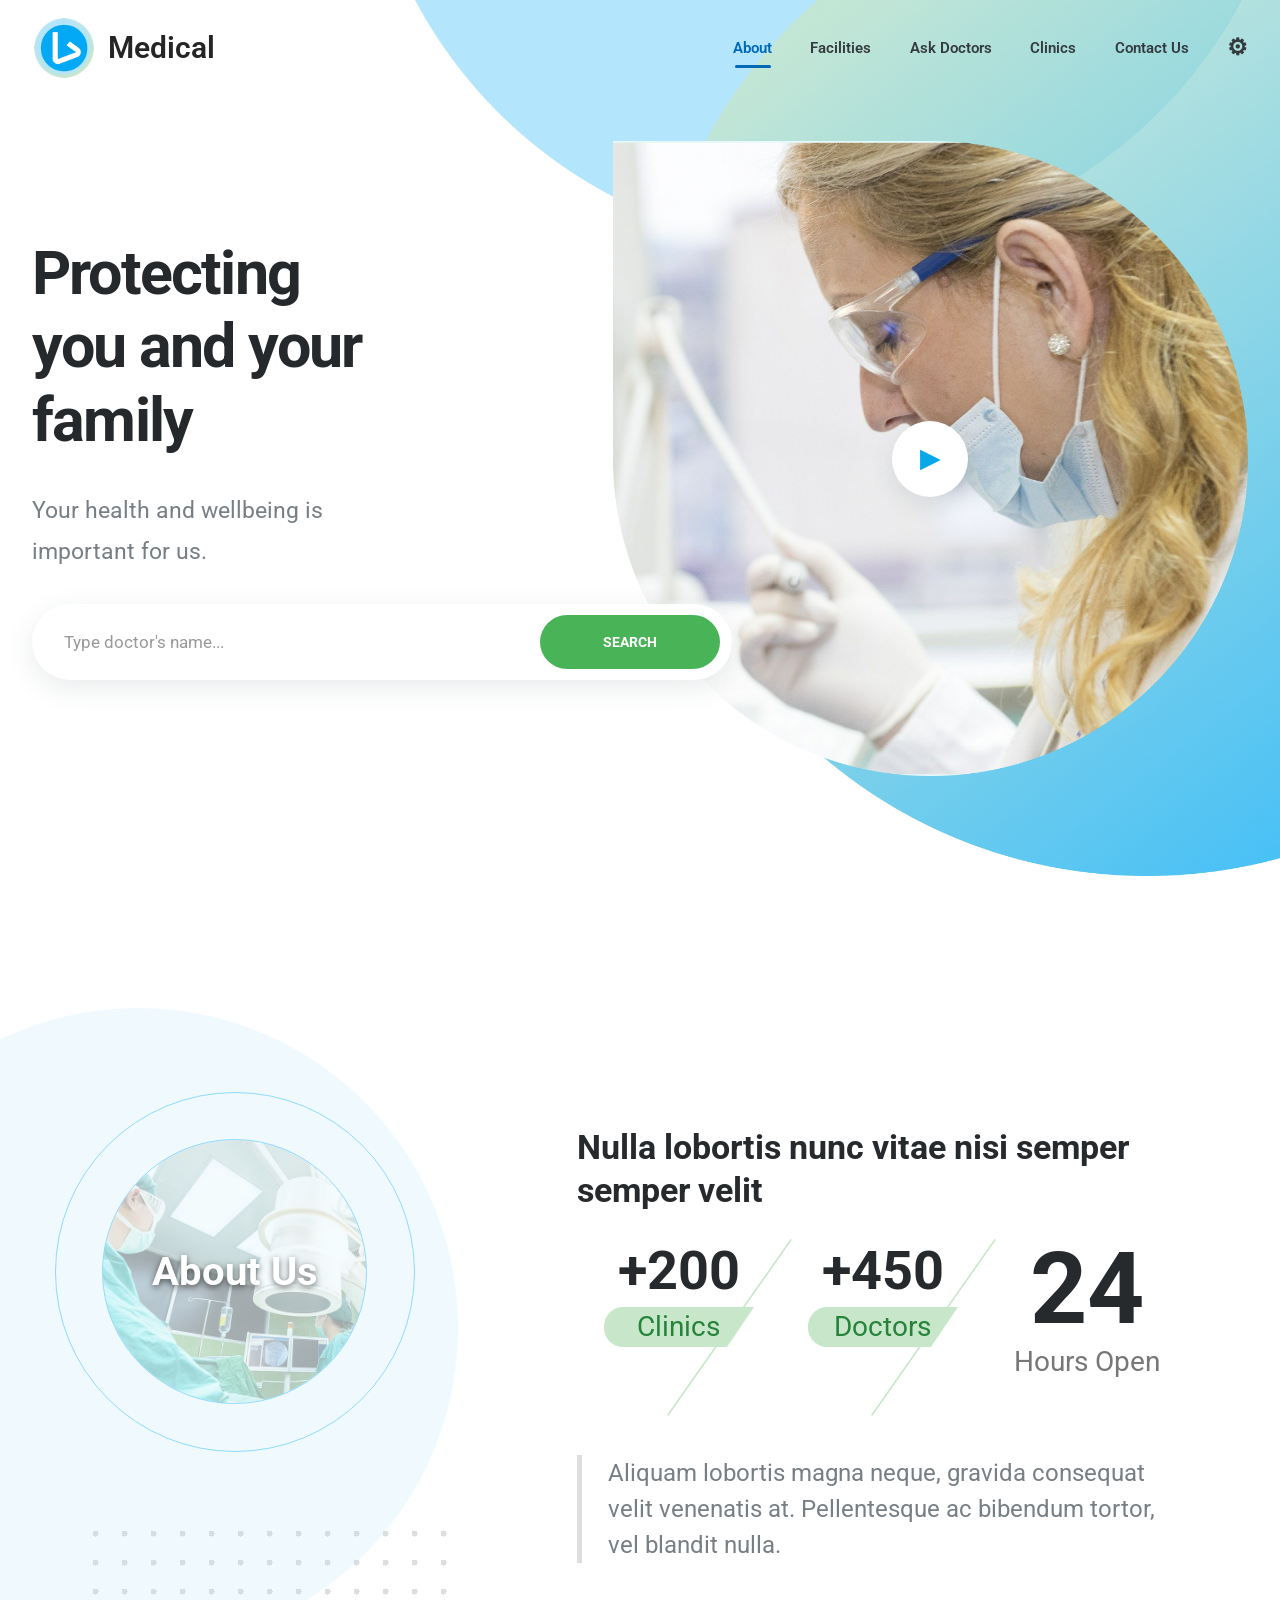
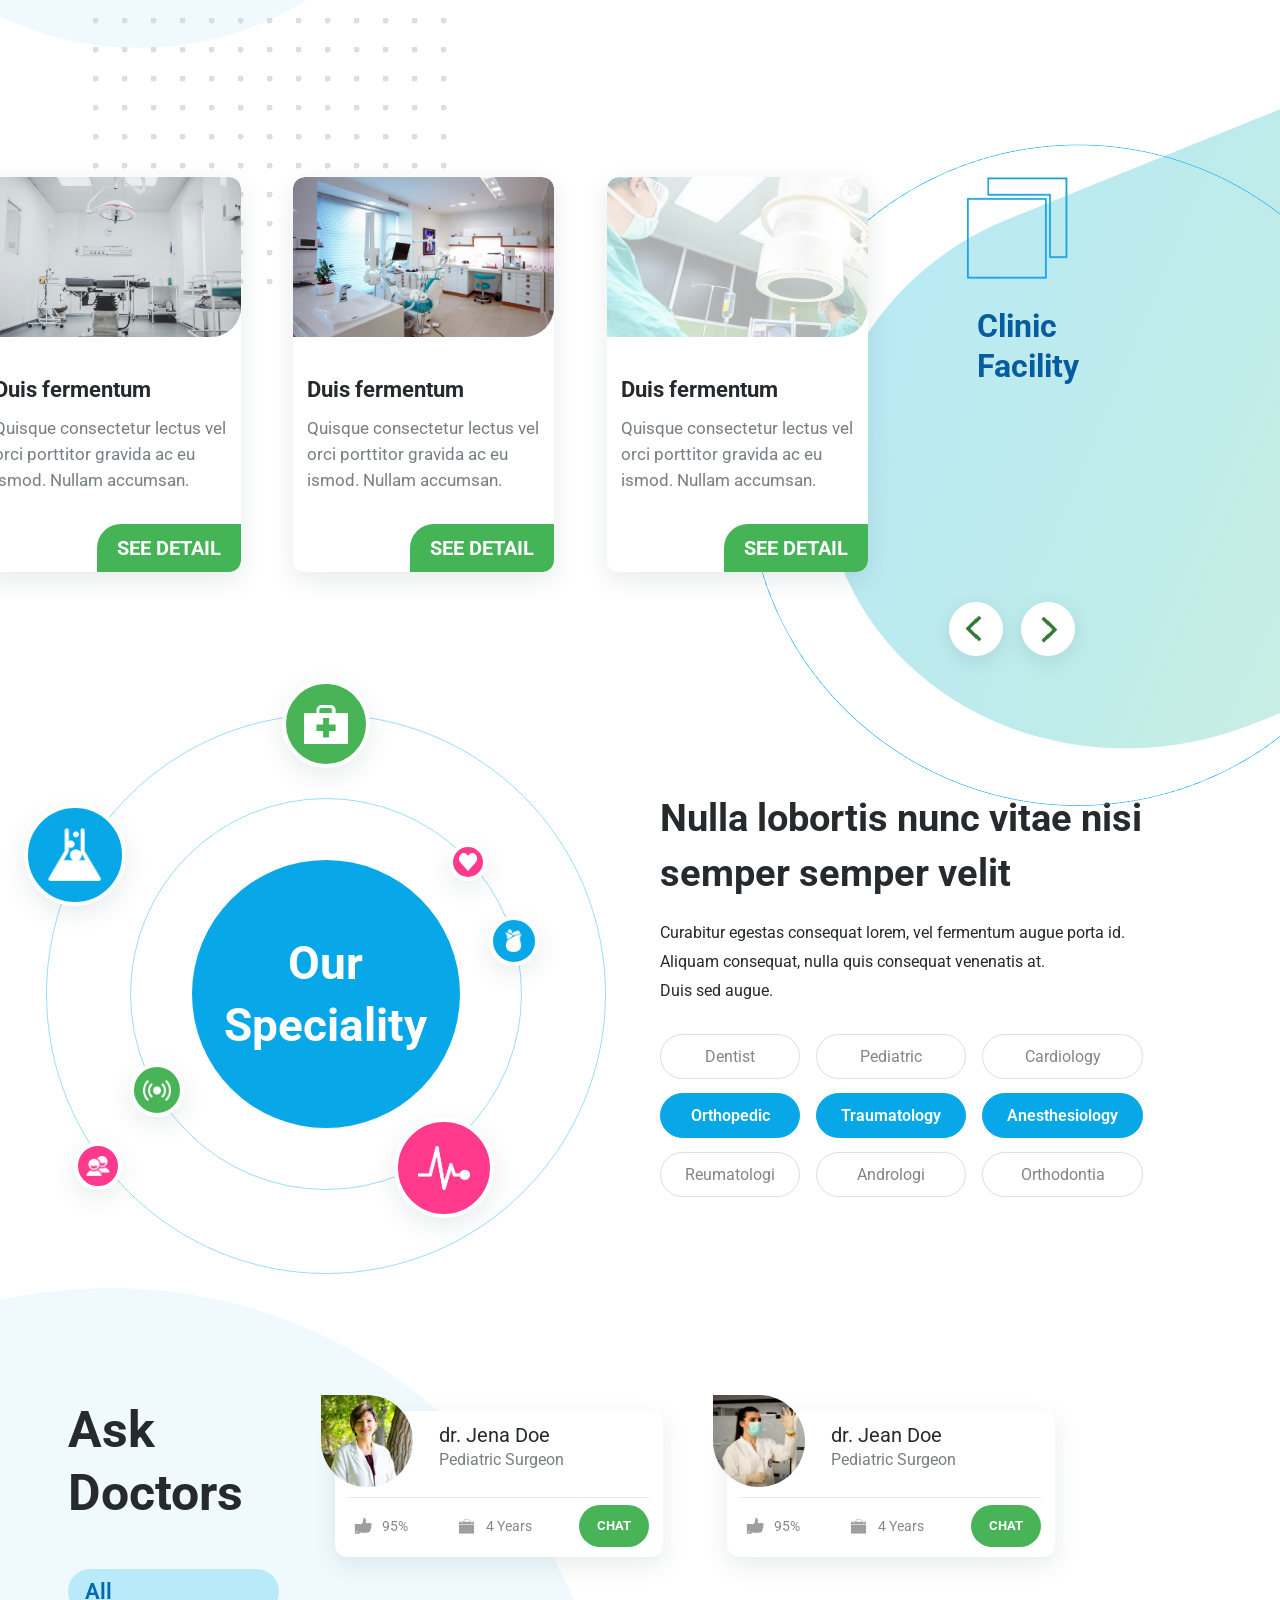
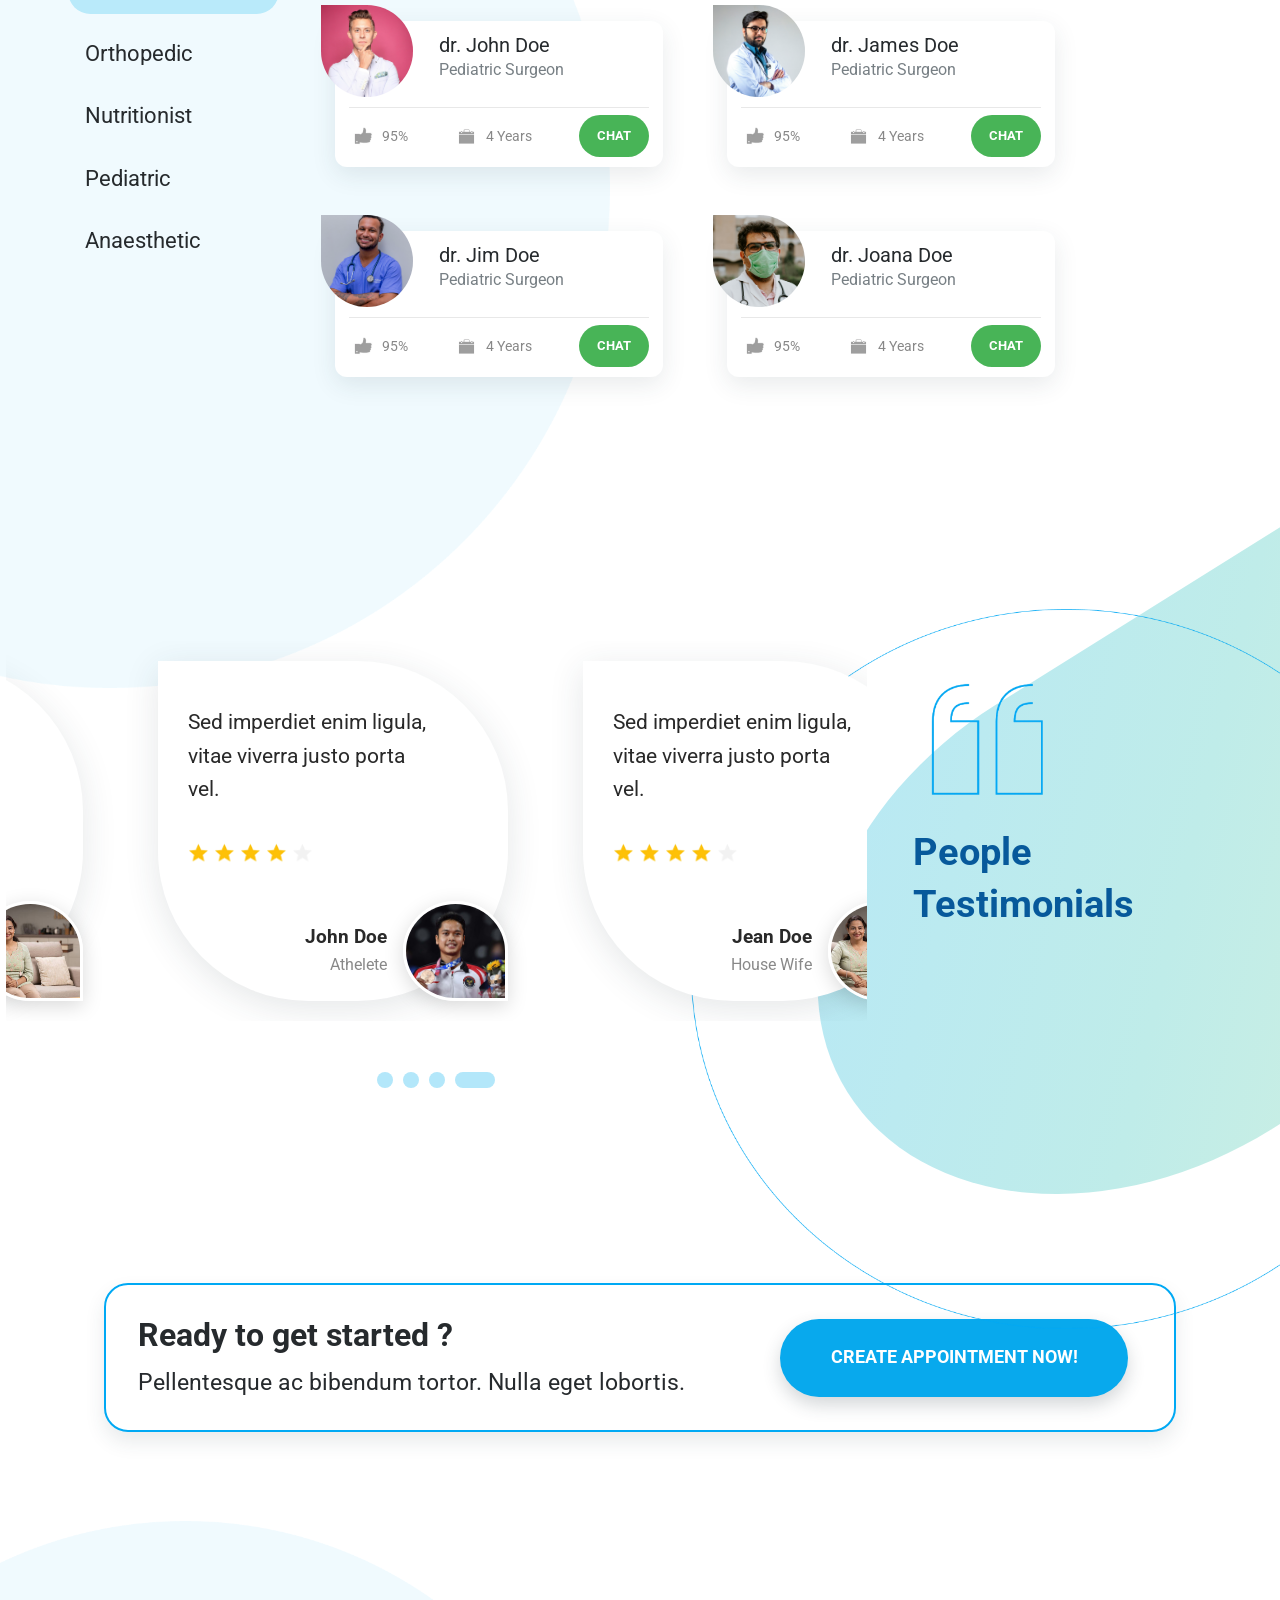
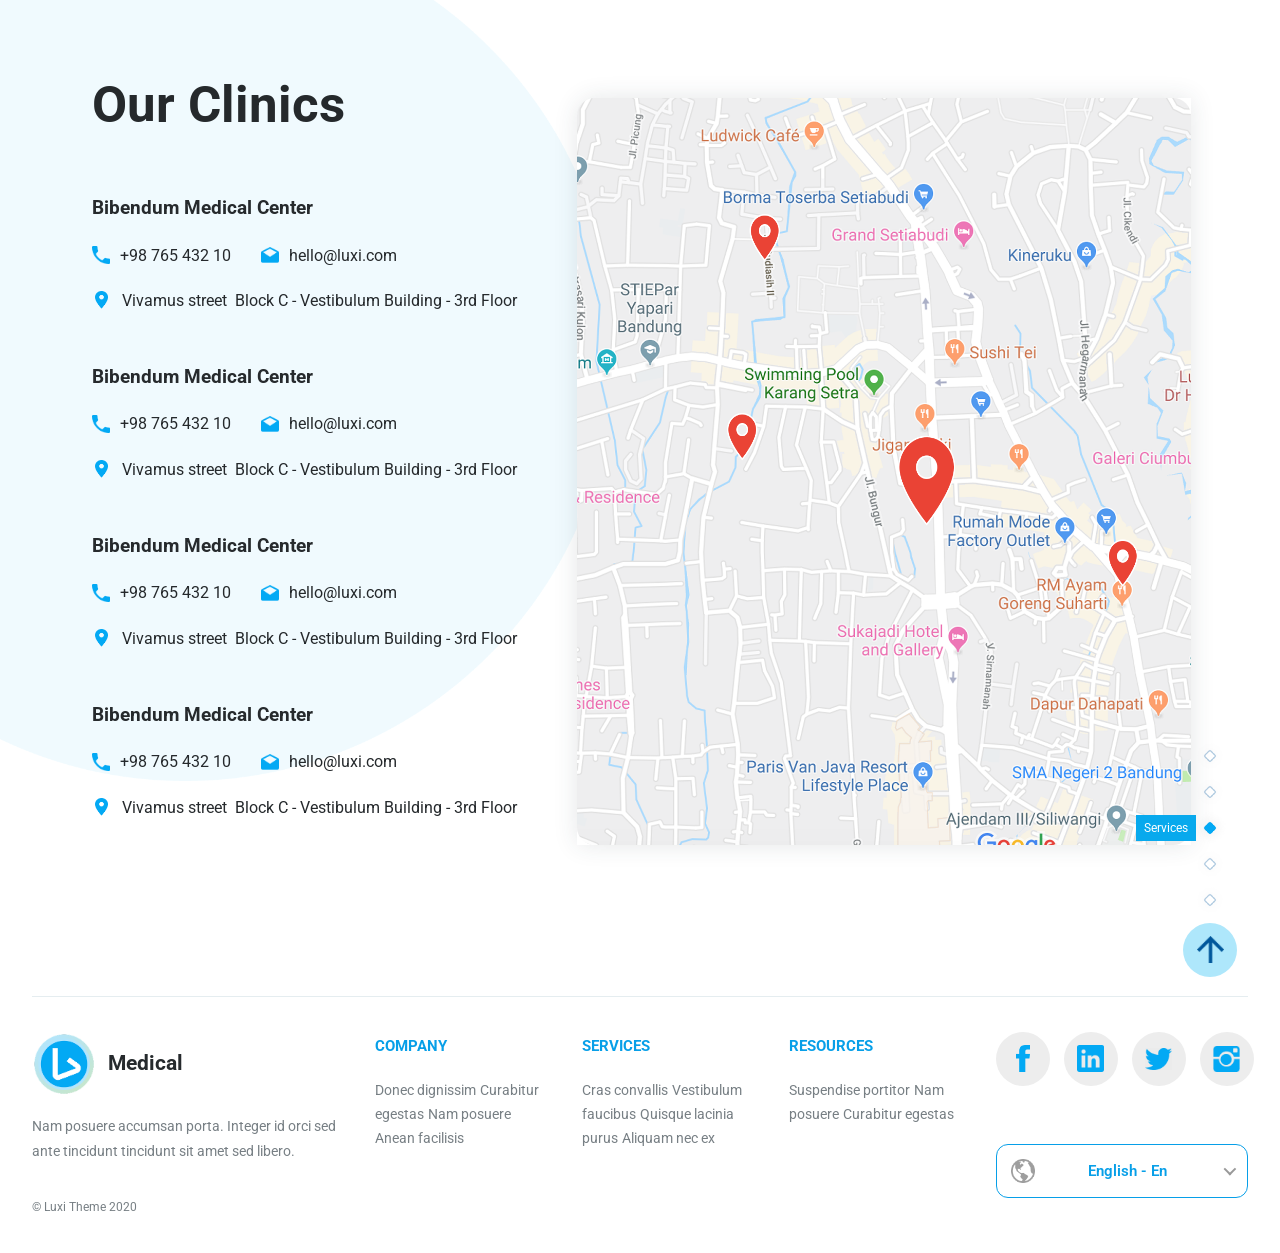
<file: index.html>
﻿<!doctype html>
<html lang="id">
  <head>
    <meta charset="UTF-8" />
    <meta name="viewport" content="width=device-width, initial-scale=1.0" />
    <meta
      name="description"
      content="Medical Light - informasi klinik, dokter, fasilitas, dan layanan kesehatan."
    />
    <title>Medical Light | Clinic & Healthcare</title>
    <link rel="preconnect" href="https://fonts.googleapis.com" />
    <link rel="preconnect" href="https://fonts.gstatic.com" crossorigin />
    <link
      href="https://fonts.googleapis.com/css2?family=Roboto:wght@400;500;600;700&display=swap"
      rel="stylesheet"
    />
    <link rel="stylesheet" href="style.css" />
  </head>
  <body>
    <header class="site-header container" id="home">
      <a href="#" class="brand">
        <img src="img/logo-medical.png" alt="Medical Logo" />
        <span>Medical</span>
      </a>

      <nav class="main-nav" aria-label="Navigasi utama">
        <a class="active" href="#about">About</a>
        <a href="#facilities">Facilities</a>
        <a href="#doctors">Ask Doctors</a>
        <a href="#clinics">Clinics</a>
        <a href="#contact">Contact Us</a>
        <a class="settings-link" href="#contact" aria-label="Settings"
          >&#9881;</a
        >
      </nav>
    </header>

    <main>
      <section class="hero container">
        <div class="hero-background">
          <img src="img/oval-header.png" class="oval oval-main" alt="" />
          <img src="img/Oval-samping.png" class="oval oval-side" alt="" />
        </div>

        <div class="hero-content">
          <h1>Protecting<br />you and your<br />family</h1>
          <p>Your health and wellbeing is<br />important for us.</p>

          <form class="search-form" action="#doctors">
            <label class="sr-only" for="doctor-search">
              Cari nama dokter
            </label>
            <input
              id="doctor-search"
              type="search"
              placeholder="Type doctor's name..."
            />
            <button type="submit">SEARCH</button>
          </form>
        </div>

        <div class="hero-image">
          <img
            class="photo"
            src="img/doctor-563429_1920.png"
            alt="Dokter sedang melakukan pemeriksaan"
          />
          <button class="play-button" type="button" aria-label="Putar video">
            &#9654;
          </button>
        </div>
      </section>

      <section class="about container" id="about">
        <div class="about-visual">
          <div class="about-circle">
            <img
              src="img/clinic-1807543_1280.png"
              alt="Tenaga medis di ruang operasi"
            />
            <h2>About Us</h2>
          </div>
        </div>

        <div class="about-content">
          <h2>Nulla lobortis nunc vitae nisi semper semper velit</h2>

          <div class="stats">
            <div>
              <strong>+200</strong>
              <span>Clinics</span>
            </div>
            <img
              class="stats-line stats-line-one"
              src="img/line-aboutus.png"
              alt=""
              aria-hidden="true"
            />
            <div>
              <strong>+450</strong>
              <span>Doctors</span>
            </div>
            <img
              class="stats-line stats-line-two"
              src="img/line-aboutus.png"
              alt=""
              aria-hidden="true"
            />
            <div>
              <strong>24</strong>
              <span>Hours Open</span>
            </div>
          </div>

          <p class="muted">
            Aliquam lobortis magna neque, gravida consequat velit venenatis at.
            Pellentesque ac bibendum tortor, vel blandit nulla.
          </p>
        </div>
      </section>

      <section class="facility-section container" id="facilities">
        <div class="facility-cards">
          <article class="card">
            <img src="img/ruang-operasi.jpg" alt="Ruang operasi rumah sakit" />
            <h3>Duis fermentum</h3>
            <p class="muted">
              Quisque consectetur lectus vel orci porttitor gravida ac eu ismod.
              Nullam accumsan.
            </p>
            <a href="#clinics" class="button">SEE DETAIL</a>
          </article>

          <article class="card">
            <img src="img/ruangan.jpg" alt="Ruang perawatan pasien" />
            <h3>Duis fermentum</h3>
            <p class="muted">
              Quisque consectetur lectus vel orci porttitor gravida ac eu ismod.
              Nullam accumsan.
            </p>
            <a href="#clinics" class="button">SEE DETAIL</a>
          </article>

          <article class="card">
            <img
              src="img/clinic-1807543_1280.png"
              alt="Fasilitas dan peralatan medis"
            />
            <h3>Duis fermentum</h3>
            <p class="muted">
              Quisque consectetur lectus vel orci porttitor gravida ac eu ismod.
              Nullam accumsan.
            </p>
            <a href="#clinics" class="button">SEE DETAIL</a>
          </article>
        </div>

        <aside class="facility-panel">
          <img src="img/oval.png" alt="" class="facility-oval" />

          <img src="img/persegi.png" alt="" class="facility-icon" />

          <h2>Clinic<br />Facility</h2>

          <div class="facility-arrows">
            <button type="button" aria-label="Fasilitas sebelumnya">
              <img src="img/sikiri.png" alt="" />
            </button>
            <button type="button" aria-label="Fasilitas berikutnya">
              <img src="img/sikanan.png" alt="" />
            </button>
          </div>
        </aside>
      </section>

      <!-- daftar spesialisasi dokter -->
      <section class="specialty-section container" id="specialty">
        <div class="specialty-visual">
          <div class="specialty-orbit orbit-one"></div>
          <div class="specialty-orbit orbit-two"></div>

          <div class="specialty-center">Our<br />Speciality</div>

          <span class="specialty-icon icon-top"
            ><img src="img/medkit.png" alt=""
          /></span>
          <span class="specialty-icon icon-left"
            ><img src="img/camera.png" alt=""
          /></span>
          <span class="specialty-icon icon-right"
            ><img src="img/heart.png" alt=""
          /></span>
          <span class="specialty-icon icon-bottom"
            ><img src="img/line.png" alt=""
          /></span>
          <span class="specialty-icon icon-lower-left"
            ><img src="img/android-contacts.png" alt=""
          /></span>
          <span class="specialty-icon icon-wifi"
            ><img src="img/wifi.png" alt=""
          /></span>
          <span class="specialty-icon icon-lower-right"
            ><img src="img/group.png" alt=""
          /></span>
        </div>

        <div class="specialty-content">
          <h2>Nulla lobortis nunc vitae nisi semper semper velit</h2>

          <p>
            Curabitur egestas consequat lorem, vel fermentum augue porta id.
            <br/>Aliquam consequat, nulla quis consequat venenatis at. <br/>Duis sed
            augue.
          </p>

          <div class="tags">
            <a href="#doctors">Dentist</a>
            <a href="#doctors">Pediatric</a>
            <a href="#doctors">Cardiology</a>
            <a class="selected" href="#doctors">Orthopedic</a>
            <a class="selected" href="#doctors">Traumatology</a>
            <a class="selected" href="#doctors">Anesthesiology</a>
            <a href="#doctors">Reumatologi</a>
            <a href="#doctors">Andrologi</a>
            <a href="#doctors">Orthodontia</a>
          </div>
        </div>
      </section>

      <!-- dokter -->
      <section class="container" id="doctors">
        <img
          class="doctors-oval"
          src="img/oval-ourclinic.png"
          alt=""
          aria-hidden="true"
        />
        <h2>Ask Doctors</h2>
        <div class="tags">
          <a class="selected" href="#doctors">All</a>
          <a href="#doctors">Orthopedic</a>
          <a href="#doctors">Nutritionist</a>
          <a href="#doctors">Pediatric</a>
          <a href="#doctors">Anaesthetic</a>
        </div>

        <div class="grid doctor-grid">
          <article class="card doctor-card">
            <img src="img/dr-jena.jpg" alt="dr. Jena Doe" />
            <div class="doctor-card-content">
              <div class="doctor-card-heading">
                <h3>dr. Jena Doe</h3>
                <p class="muted">Pediatric Surgeon</p>
              </div>
              <div class="doctor-card-details">
                <span class="doctor-rating"
                  ><button
                    class="jempol-button"
                    type="button"
                    aria-label="Jempol"
                    tabindex="-1"
                  >
                    <img src="img/like.png" alt="" /></button
                  >95%</span
                >
                <span class="doctor-experience"
                  ><img
                    src="img/calender.png"
                    alt=""
                    class="doctor-meta-icon calendar-icon"
                  />
                  4 Years</span
                >
                <a href="#contact" class="button">CHAT</a>
              </div>
            </div>
          </article>
          <article class="card doctor-card">
            <img src="img/dr-jean.jpg" alt="dr. Jean Doe" />
            <div class="doctor-card-content">
              <div class="doctor-card-heading">
                <h3>dr. Jean Doe</h3>
                <p class="muted">Pediatric Surgeon</p>
              </div>
              <div class="doctor-card-details">
                <span class="doctor-rating"
                  ><button
                    class="jempol-button"
                    type="button"
                    aria-label="Jempol"
                    tabindex="-1"
                  >
                    <img src="img/like.png" alt="" /></button
                  >95%</span
                >
                <span class="doctor-experience"
                  ><img
                    src="img/calender.png"
                    alt=""
                    class="doctor-meta-icon calendar-icon"
                  />
                  4 Years</span
                >
                <a href="#contact" class="button">CHAT</a>
              </div>
            </div>
          </article>
          <article class="card doctor-card">
            <img src="img/dr-john.jpg" alt="dr. John Doe" />
            <div class="doctor-card-content">
              <div class="doctor-card-heading">
                <h3>dr. John Doe</h3>
                <p class="muted">Pediatric Surgeon</p>
              </div>
              <div class="doctor-card-details">
                <span class="doctor-rating"
                  ><button
                    class="jempol-button"
                    type="button"
                    aria-label="Jempol"
                    tabindex="-1"
                  >
                    <img src="img/like.png" alt="" /></button
                  >95%</span
                >
                <span class="doctor-experience"
                  ><img
                    src="img/calender.png"
                    alt=""
                    class="doctor-meta-icon calendar-icon"
                  />
                  4 Years</span
                >
                <a href="#contact" class="button">CHAT</a>
              </div>
            </div>
          </article>
          <article class="card doctor-card">
            <img src="img/dr-james.jpg" alt="dr. James Doe" />
            <div class="doctor-card-content">
              <div class="doctor-card-heading">
                <h3>dr. James Doe</h3>
                <p class="muted">Pediatric Surgeon</p>
              </div>
              <div class="doctor-card-details">
                <span class="doctor-rating"
                  ><button
                    class="jempol-button"
                    type="button"
                    aria-label="Jempol"
                    tabindex="-1"
                  >
                    <img src="img/like.png" alt="" /></button
                  >95%</span
                >
                <span class="doctor-experience"
                  ><img
                    src="img/calender.png"
                    alt=""
                    class="doctor-meta-icon calendar-icon"
                  />
                  4 Years</span
                >
                <a href="#contact" class="button">CHAT</a>
              </div>
            </div>
          </article>
          <article class="card doctor-card">
            <img src="img/dr-jim.jpg" alt="dr. Jim Doe" />
            <div class="doctor-card-content">
              <div class="doctor-card-heading">
                <h3>dr. Jim Doe</h3>
                <p class="muted">Pediatric Surgeon</p>
              </div>
              <div class="doctor-card-details">
                <span class="doctor-rating"
                  ><button
                    class="jempol-button"
                    type="button"
                    aria-label="Jempol"
                    tabindex="-1"
                  >
                    <img src="img/like.png" alt="" /></button
                  >95%</span
                >
                <span class="doctor-experience"
                  ><img
                    src="img/calender.png"
                    alt=""
                    class="doctor-meta-icon calendar-icon"
                  />
                  4 Years</span
                >
                <a href="#contact" class="button">CHAT</a>
              </div>
            </div>
          </article>
          <article class="card doctor-card">
            <img src="img/dr-joana.jpg" alt="dr. Joana Doe" />
            <div class="doctor-card-content">
              <div class="doctor-card-heading">
                <h3>dr. Joana Doe</h3>
                <p class="muted">Pediatric Surgeon</p>
              </div>
              <div class="doctor-card-details">
                <span class="doctor-rating"
                  ><button
                    class="jempol-button"
                    type="button"
                    aria-label="Jempol"
                    tabindex="-1"
                  >
                    <img src="img/like.png" alt="" /></button
                  >95%</span
                >
                <span class="doctor-experience"
                  ><img
                    src="img/calender.png"
                    alt=""
                    class="doctor-meta-icon calendar-icon"
                  />
                  4 Years</span
                >
                <a href="#contact" class="button">CHAT</a>
              </div>
            </div>
          </article>
        </div>
      </section>

      <!-- PEOPLE TESTIMONIALS -->

      <section class="testimonials-section" id="testimonials">
        <div class="testimonials-list">
          <div class="testimonial-track">
            <article class="testimonial-card">
              <p class="testimonial-text">
                Sed imperdiet enim ligula, vitae viverra justo porta vel.
              </p>

              <div class="testimonial-stars" aria-label="4 dari 5 bintang">
                <img src="img/star.png" alt="" aria-hidden="true" /><img
                  src="img/star.png"
                  alt=""
                  aria-hidden="true"
                /><img src="img/star.png" alt="" aria-hidden="true" /><img
                  src="img/star.png"
                  alt=""
                  aria-hidden="true"
                /><img
                  class="empty-star"
                  src="img/star.png"
                  alt=""
                  aria-hidden="true"
                />
              </div>

              <div class="testimonial-author">
                <div>
                  <h3>Jean Doe</h3>
                  <p>House Wife</p>
                </div>
                <img src="img/testimoni4.jpg" alt="Jean Doe" />
              </div>
            </article>
            <article class="testimonial-card">
              <p class="testimonial-text">
                Sed imperdiet enim ligula, vitae viverra justo porta vel.
              </p>

              <div class="testimonial-stars" aria-label="4 dari 5 bintang">
                <img src="img/star.png" alt="" aria-hidden="true" /><img
                  src="img/star.png"
                  alt=""
                  aria-hidden="true"
                /><img src="img/star.png" alt="" aria-hidden="true" /><img
                  src="img/star.png"
                  alt=""
                  aria-hidden="true"
                /><img
                  class="empty-star"
                  src="img/star.png"
                  alt=""
                  aria-hidden="true"
                />
              </div>

              <div class="testimonial-author">
                <div>
                  <h3>John Doe</h3>
                  <p>Athelete</p>
                </div>
                <img src="img/testimoni3.jpg" alt="John Doe" />
              </div>
            </article>

            <article class="testimonial-card">
              <p class="testimonial-text">
                Sed imperdiet enim ligula, vitae viverra justo porta vel.
              </p>

              <div class="testimonial-stars" aria-label="4 dari 5 bintang">
                <img src="img/star.png" alt="" aria-hidden="true" /><img
                  src="img/star.png"
                  alt=""
                  aria-hidden="true"
                /><img src="img/star.png" alt="" aria-hidden="true" /><img
                  src="img/star.png"
                  alt=""
                  aria-hidden="true"
                /><img
                  class="empty-star"
                  src="img/star.png"
                  alt=""
                  aria-hidden="true"
                />
              </div>

              <div class="testimonial-author">
                <div>
                  <h3>Jean Doe</h3>
                  <p>House Wife</p>
                </div>
                <img src="img/testimoni4.jpg" alt="Jean Doe" />
              </div>
            </article>
          </div>

          <div class="testimonial-dots" aria-label="Slide testimonial">
            <button type="button" aria-label="Slide 1"></button>
            <button type="button" aria-label="Slide 2"></button>
            <button type="button" aria-label="Slide 3"></button>
            <button type="button" aria-label="Slide 4" aria-current="true"></button>
          </div>
        </div>

        <aside class="testimonial-panel">
          <img class="testimonial-quote" src="img/petik.png" />
          <h2>People<br />Testimonials</h2>
        </aside>
      </section>

      <section class="container">
        <div class="cta">
          <div class="cta-content">
            <h2>Ready to get started ?</h2>
            <p>Pellentesque ac bibendum tortor. Nulla eget lobortis.</p>
          </div>
          <a href="#contact" class="button">Create appointment now!</a>
        </div>
      </section>

      <!-- alamat -->
      <section class="clinics" id="clinics">
        <img
          class="clinics-oval"
          src="img/oval-ourclinic.png"
          alt=""
          aria-hidden="true"
        />
        <div class="clinics-info">
          <h2>Our Clinics</h2>

          <article class="clinic-item">
            <h3>Bibendum Medical Center</h3>
            <div class="clinic-contact">
              <p>
                <img src="img/android-call.png" alt="" class="clinic-icon" />
                +98 765 432 10
              </p>
              <p>
                <img src="img/android-drafts.png" alt="" class="clinic-icon" />
                hello@luxi.com
              </p>
            </div>
            <p class="clinic-address">
              <img
                src="img/android-pin.png"
                alt=""
                class="clinic-icon"
              />Vivamus street&nbsp; Block C - Vestibulum Building - 3rd Floor
            </p>
          </article>

          <article class="clinic-item">
            <h3>Bibendum Medical Center</h3>
            <div class="clinic-contact">
              <p>
                <img src="img/android-call.png" alt="" class="clinic-icon" />
                +98 765 432 10
              </p>
              <p>
                <img src="img/android-drafts.png" alt="" class="clinic-icon" />
                hello@luxi.com
              </p>
            </div>
            <p class="clinic-address">
              <img src="img/android-pin.png" alt="" class="clinic-icon" />
              Vivamus street&nbsp; Block C - Vestibulum Building - 3rd Floor
            </p>
          </article>

          <article class="clinic-item">
            <h3>Bibendum Medical Center</h3>
            <div class="clinic-contact">
              <p>
                <img src="img/android-call.png" alt="" class="clinic-icon" />
                +98 765 432 10
              </p>
              <p>
                <img src="img/android-drafts.png" alt="" class="clinic-icon" />
                hello@luxi.com
              </p>
            </div>

            <p class="clinic-address">
              <img src="img/android-pin.png" alt="" class="clinic-icon" />
              Vivamus street&nbsp; Block C - Vestibulum Building - 3rd Floor
            </p>
          </article>

          <article class="clinic-item">
            <h3>Bibendum Medical Center</h3>
            <div class="clinic-contact">
              <p>
                <img src="img/android-call.png" alt="" class="clinic-icon" />+98
                765 432 10
              </p>
              <p>
                <img src="img/android-drafts.png" alt="" class="clinic-icon" />
                hello@luxi.com
              </p>
            </div>
            <p class="clinic-address">
              <img src="img/android-pin.png" alt="" class="clinic-icon" />
              Vivamus street&nbsp; Block C - Vestibulum Building - 3rd Floor
            </p>
          </article>
        </div>

        <div class="clinics-map">
          <img
            src="img/peta.png"
            alt="Peta lokasi klinik"
            class="clinics-map-image"
          />
          <img src="img/loc.png" alt="" class="clinics-map-locations" />

          <div class="map-navigation">
            <a href="#home" class="map-nav-item" aria-label="Home">
              <img src="img/rectangleks.png" alt="" />
            </a>

            <a href="#about" class="map-nav-item" aria-label="About">
              <img src="img/rectangleks.png" alt="" />
            </a>

            <a href="#services" class="map-nav-item" aria-label="Services">
              <img src="img/rectangle.png" alt="" />
            </a>

            <a href="#doctors" class="map-nav-item" aria-label="Doctors">
              <img src="img/rectangleks.png" alt="" />
            </a>

            <a href="#contact" class="map-nav-item" aria-label="Contact">
              <img src="img/rectangleks.png" alt="" />
            </a>
          </div>

          <a href="#home" class="back-to-top" aria-label="Kembali ke atas">
            <img src="img/android-arrow-up.png" alt="" />
          </a>
        </div>
      </section>
    </main>

    <!-- footer -->
    <footer class="site-footer container" id="contact">
      <div>
        <a class="brand" href="#home">
          <img src="img/logo-medical.png" alt="" class="footer-logo" />
          Medical
        </a>

        <p class="muted">
          Nam posuere accumsan porta. Integer id orci sed ante tincidunt
          tincidunt sit amet sed libero.
        </p>
        <small class="muted">&#169; Luxi Theme 2020</small>
      </div>
      <div>
        <h3>COMPANY</h3>
        <a href="#about">Donec dignissim</a>
        <a href="#about">Curabitur egestas</a>
        <a href="#about">Nam posuere</a>
        <a href="#about">Anean facilisis</a>
      </div>
      <div>
        <h3>SERVICES</h3>
        <a href="#facilities">Cras convallis</a>
        <a href="#facilities">Vestibulum faucibus</a>
        <a href="#facilities">Quisque lacinia purus</a>
        <a href="#facilities">Aliquam nec ex</a>
      </div>
      <div>
        <h3>RESOURCES</h3>
        <a href="#contact">Suspendise portitor</a>
        <a href="#contact">Nam posuere</a>
        <a href="#contact">Curabitur egestas</a>
      </div>

      <div class="footer-extra">
        <div class="footer-socials">
          <a href="#" aria-label="Facebook">
            <img src="img/social-facebook.png" alt="" />
          </a>

          <a href="#" aria-label="LinkedIn">
            <img src="img/linkind.png" alt="" />
          </a>

          <a href="#" aria-label="Twitter">
            <img src="img/social-twitter.png" alt="" />
          </a>

          <a href="#" aria-label="Instagram">
            <img src="img/social-instagram.png" alt="" />
          </a>
        </div>

        <button class="footer-language" type="button">
          <img src="img/location.png" alt="Language" class="language-icon" />
          <span>English - En</span>
          <span class="language-arrow"></span>
        </button>
      </div>
    </footer>
    <script>
      const testimonialTrack = document.querySelector(".testimonial-track");
      const testimonialDots = [
        ...document.querySelectorAll(".testimonial-dots button"),
      ];

      function showTestimonial(index) {
        const maxScroll = testimonialTrack.scrollWidth - testimonialTrack.clientWidth;
        testimonialTrack.scrollTo({
          left: (maxScroll * index) / (testimonialDots.length - 1),
          behavior: "smooth",
        });
      }

      function updateTestimonialDot() {
        const maxScroll = testimonialTrack.scrollWidth - testimonialTrack.clientWidth;
        const activeIndex = maxScroll
          ? Math.round(
              (testimonialTrack.scrollLeft / maxScroll) *
                (testimonialDots.length - 1),
            )
          : testimonialDots.length - 1;

        testimonialDots.forEach((dot, index) => {
          if (index === activeIndex) {
            dot.setAttribute("aria-current", "true");
          } else {
            dot.removeAttribute("aria-current");
          }
        });
      }

      testimonialDots.forEach((dot, index) => {
        dot.addEventListener("click", () => showTestimonial(index));
      });

      testimonialTrack.addEventListener("scroll", updateTestimonialDot);
      requestAnimationFrame(() => {
        testimonialTrack.scrollLeft =
          testimonialTrack.scrollWidth - testimonialTrack.clientWidth;
        updateTestimonialDot();
      });
    </script>
  </body>
</html>
</file>
<file: style.css>
﻿/*1. RESET DAN PENGATURAN DASAR */

:root {
  --blue: #08a8e8;
  --blue-dark: #0068b4;
  --blue-light: #b9eafa;
  --pale: #eefaff;
  --green: #48b457;
  --green-light: #d9f2df;
  --ink: #262a2d;
  --muted: #777f84;
  --white: #ffffff;
  --shadow: 0 8px 24px rgba(38, 55, 65, 0.1);
}

* {
  box-sizing: border-box;
}

html {
  scroll-behavior: smooth;
  scroll-padding-top: 30px;
}

body {
  margin: 0;
  overflow-x: hidden;
  background: var(--white);
  color: var(--ink);
  font-family: "Roboto", Arial, Helvetica, sans-serif;
  font-size: 15px;
  line-height: 1.6;
}

img {
  display: block;
  max-width: 100%;
}
a {
  color: inherit;
  text-decoration: none;
}
button,
input {
  font: inherit;
}
button,
a {
  -webkit-tap-highlight-color: transparent;
}

h1,
h2,
h3,
p {
  margin-top: 0;
}

h1,
h2,
h3 {
  line-height: 1.25;
}

h2 {
  font-size: clamp(24px, 2.5vw, 32px);
  margin-bottom: 18px;
}

h3 {
  font-size: 17px;
  margin-bottom: 10px;
}

p {
  margin-bottom: 14px;
}

.container {
  width: min(1280px, calc(100% - 64px));
  margin-inline: auto;
}

.muted {
  color: var(--muted);
}

.sr-only {
  position: absolute;
  width: 1px;
  height: 1px;
  padding: 0;
  margin: -1px;
  overflow: hidden;
  clip: rect(0, 0, 0, 0);
  white-space: nowrap;
  border: 0;
}

/* 2. HEADER DAN NAVIGASI*/
.site-header {
  position: relative;
  display: flex;
  align-items: center;
  justify-content: space-between;
  gap: 30px;
  min-height: 88px;
  padding-block: 16px;
}

.brand {
  display: inline-flex;
  align-items: center;
  gap: 12px;
  flex-shrink: 0;
  font-size: 25px;
  font-weight: 700;
  text-decoration: none;
}

.brand img {
  width: 64px;
  height: 64px;
  object-fit: contain;
}

.brand span {
  font-size: 30px;
  font-weight: 600;
  color: #252525;
}

.main-nav {
  display: flex;
  align-items: center;
  justify-content: flex-end;
  gap: clamp(18px, 3vw, 42px);
}

.main-nav a {
  position: relative;
  display: inline-block;
  padding-block: 8px;
  color: #343b3f;
  font-size: 15px;
  font-weight: 600;
  white-space: nowrap;
  transition: color 0.2s ease;
}

.main-nav a:hover,
.main-nav a.active {
  color: var(--blue-dark);
}

.main-nav a.active::after {
  position: absolute;
  right: 0;
  bottom: 0;
  left: 0;
  width: 36px;
  height: 3px;
  margin-inline: auto;
  border-radius: 5px;
  background: var(--blue-dark);
  content: "";
}

.main-nav .settings-link {
  font-size: 23px;
}

/*3. HERO / BAGIAN HEADER UTAMA*/
.hero {
  position: relative;
  display: grid;
  grid-template-columns: minmax(0, 0.92fr) minmax(0, 1.08fr);
  align-items: center;
  gap: 40px;
  min-height: 610px;
  padding-top: 35px;
  padding-bottom: 80px;
  isolation: isolate;
  overflow: clip;
}

.hero-content {
  position: relative;
  z-index: 2;
  min-width: 0;
  padding-block: 20px;
}

.hero-content h1 {
  max-width: 340px;
  margin-bottom: 32px;
  color: #25292c;
  font-size: clamp(42px, 4.8vw, 68px);
  font-weight: 700;
  line-height: 1.2;
  letter-spacing: -1.8px;
}

.hero-content h1,
.hero-content h2 {
  font-family: "Roboto", Arial, sans-serif;
}

.hero-content p {
  max-width: 430px;
  margin-bottom: 32px;
  color: var(--muted);
  font-size: clamp(17px, 1.8vw, 23px);
  line-height: 1.8;
}

/*HERO BACKGROUND - DEKORASI DI BELAKANG FOTO */
/* Lapisan biru muda yang melengkung dari atas */
.hero::before {
  content: "";
  position: absolute;
  z-index: -1;
  top: -290px;
  right: -3%;
  width: 78%;
  height: 930px;
  background: #b8e8f8;
  border-radius: 0 0 50% 50%;
  clip-path: ellipse(72% 68% at 63% 20%);
  pointer-events: none;
}

/* Lapisan gradasi biru kehijauan di sisi kanan */
.hero::after {
  content: "";
  position: absolute;
  z-index: -1;
  top: -220px;
  right: -8%;
  width: 69%;
  height: 1030px;
  background: linear-gradient(145deg, #b9e7df 0%, #8bdce5 45%, #39bde9 100%);
  clip-path: ellipse(75% 65% at 80% 30%);
  pointer-events: none;
}

/* Foto tetap berada di atas dekorasi */
.hero-image {
  position: relative;
  z-index: 1;
  isolation: isolate;
}

@media (min-width: 701px) and (max-width: 1000px) {
  .hero::before {
    top: -200px;
    right: -10%;
    width: 85%;
    height: 780px;
  }

  .hero::after {
    top: -160px;
    right: -15%;
    width: 78%;
    height: 850px;
  }
}

@media (max-width: 700px) {
  .hero::before {
    top: -50px;
    right: -35%;
    width: 120%;
    height: 470px;
  }

  .hero::after {
    top: -20px;
    right: -45%;
    width: 120%;
    height: 500px;
  }
}

/* Foto dokter */
.hero-image .photo {
  width: 100%;
  height: 100%;
  object-fit: cover;
  object-position: center;
  border-radius: 0 42% 42% 0;
}

/* Tombol play */
.play-button {
  position: absolute;
  top: 50%;
  left: 50%;
  display: grid;
  place-items: center;
  width: 76px;
  height: 76px;
  padding: 0;
  transform: translate(-50%, -50%);
  border: 0;
  border-radius: 50%;
  background: var(--white);
  color: var(--blue);
  font-size: 27px;
  box-shadow: var(--shadow);
  cursor: pointer;
}

/* Form pencarian dokter */
.search-form {
  display: flex;
  align-items: center;
  gap: 12px;
  width: min(100%, 560px);
  min-height: 76px;
  padding: 10px 12px 10px 32px;
  border-radius: 50px;
  background: var(--white);
  box-shadow: 0 8px 28px rgba(38, 55, 65, 0.1);
}

.search-form input {
  flex: 1;
  width: 0;
  min-width: 0;
  padding: 10px 0;
  border: 0;
  outline: 0;
  background: transparent;
  color: var(--ink);
  font-size: 17px;
}

.search-form input::placeholder {
  color: #999;
}
.search-form button {
  flex: 0 0 180px;
  min-height: 54px;
  border: 0;
  border-radius: 50px;
  background: var(--green);
  color: var(--white);
  font-size: 14px;
  font-weight: 700;
  cursor: pointer;
  transition: background 0.2s ease;
}

.search-form button:hover,
.button:hover {
  background: #329b43;
}

/* 4. ABOUT US*/
.about {
  position: relative;
  display: grid;
  grid-template-columns: minmax(0, 0.9fr) minmax(0, 1.1fr);
  align-items: center;
  gap: clamp(40px, 8vw, 110px);
  min-height: 430px;
  padding-top: 70px;
  padding-bottom: 75px;
}

.about-visual {
  position: relative;
  display: flex;
  align-items: center;
  justify-content: center;
  min-width: 0;
  isolation: isolate;
}

/* Lingkaran besar di belakang foto About Us */
.about-visual::before {
  content: "";
  position: absolute;
  width: 650px;
  place-items: center;
  height: 520px;
  left: -210px;
  top: 50%;
  transform: translateY(-50%);
  background: url("img/oval-aboutus.png") center / contain no-repeat;
  z-index: -1;
  pointer-events: none;
}

/* Titik-titik dekorasi */
.about-visual::after {
  position: absolute;
  z-index: -2;
  right: -55px;
  bottom: -366px;
  width: 340px;
  height: 120px;
  background-image: radial-gradient(#bde7f7 1.8px, transparent 1.8px);
  background-size: 14px 14px;
  content: "";
}

.about-circle {
  position: relative;
  display: grid;
  place-items: center;
  width: 250px;
  aspect-ratio: 1;
  border: 1px solid #8edaff;
  border-radius: 50%;
  background: transparent;
}

.about-circle img {
  width: 82%;
  height: 82%;
  object-fit: cover;
  border: 1px solid #8edaff;
  border-radius: 50%;
}

.about-circle h2 {
  position: absolute;
  margin: 0;
  color: var(--white);
  font-size: 27px;
  text-align: center;
  text-shadow: 0 2px 6px rgba(0, 0, 0, 0.55);
}

.about-content {
  min-width: 0;
  transform: translateY(80px) translateX(-59px);
}

.about-content h2 {
  max-width: 560px;
  margin-bottom: 24px;
  font-size: clamp(23px, 2.2vw, 32px);
}

.stats {
  display: flex;
  flex-wrap: wrap;
  align-items: flex-start;
  gap: 20px 28px;
  margin-bottom: 25px;
}

.stats > div {
  display: flex;
  flex-direction: column;
  align-items: flex-start;
  gap: 3px;
}

.stats strong {
  font-size: clamp(25px, 2.5vw, 34px);
  line-height: 1.2;
}

.stats span {
  padding: 2px 13px;
  border-radius: 30px;
  background: var(--green-light);
  color: #26833a;
  font-size: 13px;
  line-height: 1.5;
}

.about-content > p {
  padding-left: 15px;
  border-left: 2px solid #d8e3e7;
  font-size: 14px;
  line-height: 1.8;
}

/* 5. TOMBOL UMUM DAN KARTU*/
.button {
  display: inline-flex;
  align-items: center;
  justify-content: center;
  min-height: 42px;
  padding: 10px 24px;
  border: 0;
  border-radius: 50px;
  background: var(--green);
  color: var(--white);
  font-size: 13px;
  font-weight: 700;
  transition: background 0.2s ease;
}

.card {
  min-width: 0;
  padding: 18px;
  border-radius: 12px;
  background: var(--white);
  box-shadow: var(--shadow);
}

.card > img {
  width: 100%;
  height: 170px;
  margin-bottom: 15px;
  border-radius: 7px;
  object-fit: cover;
}

.card h3 {
  margin-bottom: 10px;
}

.card p {
  margin-bottom: 14px;
  color: var(--muted);
  font-size: 14px;
  line-height: 1.7;
}

/* Klinik dan fasilitas */
.facility-section {
  position: relative;
  display: grid;
  grid-template-columns: minmax(0, 1.65fr) minmax(250px, 0.9fr);
  align-items: stretch;
  gap: 24px;
  padding-top: 167px;
  padding-bottom: 60px;
  overflow: visible;
}

.facility-cards {
  position: relative;
  z-index: 2;
  display: grid;
  grid-template-columns: repeat(3, minmax(0, 1fr));
  align-items: stretch;
  gap: 169px;
  min-width: 0;
}

@media (min-width: 1001px) {
  .facility-cards {
    transform: translateX(-52px) translateY(-32px);
  }
}

.facility-section .card {
  display: flex;
  min-width: 0;
  height: 395px;
  width: 261px;
  min-height: 0;
  flex-direction: column;
  overflow: hidden;
  padding: 0;
  border-radius: 12px;
  background: #fff;
  box-shadow: 0 8px 24px rgba(25, 50, 65, 0.1);
}

.facility-section .card > img {
  display: block;
  width: 100%;
  height: 160px;
  flex-shrink: 0;
  border-radius: 12px 12px 30px 0;
  object-fit: cover;
}

.facility-section .card h3 {
  margin: 24px 14px 10px;
  font-size: 22px;
}

.facility-section .card p {
  flex: 1;
  margin: 1px 14px 30px;
  font-size: 17px;
  line-height: 1.55;
}

.facility-section .card .button {
  align-self: flex-end;
  margin: auto 0 0 10px;
  padding: 12px 20px;
  border-radius: 24px 0 10px 0;
  background: #45b456;
  color: #fff;
  font-size: 20px;
  font-weight: 700;
  text-decoration: none;
}

.facility-panel {
  position: relative;
  z-index: 0;
  display: flex;
  min-width: 0;
  min-height: 400px;
  flex-direction: column;
  align-items: center;
  justify-content: center;
  overflow: visible;
  padding: 30px;
  border-radius: 0;
  background: transparent;
  isolation: isolate;
}

.facility-panel::before {
  content: none;
}

.facility-panel::after {
  position: absolute;
  z-index: -2;
  inset: 0% 0%;
  border-radius: 93% 0 0 107%;
  background: linear-gradient(135deg, #b7e8f7 0%, #bfece9 55%, #d1f0df 100%);
  content: "";
  pointer-events: none;
  transform: rotate(-28deg);
}

@media (min-width: 1001px) {
  .facility-panel::after {
    top: -40%;
    right: -45%;
    transform: translateY(142px) rotate(-22deg);
  }
}

.facility-oval {
  position: absolute;
  z-index: 0;
  top: 50%;
  left: 50%;
  width: 157%;
  max-width: none;
  height: auto;
  transform: translate(-44%, -40%) rotate(-12deg);
  pointer-events: none;
}

.facility-icon {
  position: relative;
  display: block;
  width: 154px;
  height: 127px;
  flex: 0 0 72px;
  margin-bottom: 18px;
  transform: translateY(-92px) translateX(-28px);
  border: 0;
  background: transparent;
  object-fit: contain;
}

.facility-icon::before,
.facility-icon::after {
  content: none;
}

.facility-panel h2 {
  position: relative;
  z-index: 1;
  margin: 0;
  transform: translateY(-92px) translateX(-10px);
  color: #075c9e;
  font-size: clamp(28px, 2.5vw, 38px);
  line-height: 1.25;
  text-align: left;
}

.facility-arrows {
  display: flex;
  justify-content: center;
  gap: 18px;
  margin-top: 30px;
  transform: translateY(94px) translateX(-26px);
}

.facility-arrows button {
  display: flex;
  width: 54px;
  height: 54px;
  align-items: center;
  justify-content: center;
  padding: 0;
  border: 0;
  border-radius: 50%;
  background: #fff;
  color: #348e43;
  font-size: 28px;
  line-height: 1;
  box-shadow: 0 5px 18px rgba(25, 50, 65, 0.1);
  cursor: pointer;
}

.facility-arrows button img {
  display: block;
  width: 40px;
  height: 40px;
  object-fit: contain;
}

@media (max-width: 900px) {
  .facility-section {
    grid-template-columns: 1fr;
    gap: 35px;
  }

  .facility-panel {
    min-height: 320px;
  }

  .facility-oval {
    width: 90%;
  }
}

@media (max-width: 600px) {
  .facility-cards {
    grid-template-columns: 1fr;
    gap: 22px;
  }

  .facility-panel {
    min-height: 300px;
  }

  .facility-oval {
    width: 115%;
  }
}

/* OUR SPECIALITY*/
.specialty-section {
  display: grid;
  padding-top: 45px;
  padding-bottom: 80px;
}

.specialty-visual {
  position: relative;
  display: grid;
  place-items: center;
  width: min(100%, 370px);
  aspect-ratio: 1;
  margin-inline: auto;
}

.specialty-orbit {
  position: absolute;
  border: 1px solid #9bdcff;
  border-radius: 50%;
}

.orbit-one {
  inset: 8%;
}

.orbit-two {
  inset: 22%;
}

.specialty-center {
  display: grid;
  place-items: center;
  width: 43%;
  aspect-ratio: 1;
  border-radius: 50%;
  background: var(--blue);
  color: var(--white);
  font-size: clamp(20px, 2vw, 28px);
  font-weight: 700;
  line-height: 1.35;
  text-align: center;
}

.specialty-icon {
  position: absolute;
  display: grid;
  place-items: center;
  width: 42px;
  height: 42px;
  border: 4px solid var(--white);
  border-radius: 50%;
  background: var(--green);
  color: var(--white);
  font-size: 19px;
  box-shadow: var(--shadow);
}

.icon-top {
  top: 1%;
  left: 50%;
  transform: translateX(-50%);
}

.icon-left {
  top: 10%;
  left: 0;
  background: var(--blue);
}

.icon-right {
  top: 65%;
  right: 0;
  background: #ff398c;
}

/* line pink */
.icon-bottom {
  right: 9%;
  bottom: 0;
  background: #ff398c;
}

/* detak jantung bawah */
.icon-lower-left {
  bottom: 17%;
  left: 9%;
}

/* bunga biru */
.icon-lower-right {
  right: 12%;
  bottom: 55%;
  background: var(--blue);
}

.specialty-content {
  min-width: 0;
}

.specialty-content h2 {
  margin-bottom: 18px;
}

.specialty-content > p {
  margin-bottom: 25px;
  color: var(--muted);
  font-size: 14px;
  line-height: 1.8;
}

/* speciality tags 3 baris */
.tags {
  display: grid;
  grid-template-columns: repeat(3, max-content);
  gap: 14px 16px;
  justify-content: start;
  align-items: center;
  margin-top: 28px;
}

.tags a {
  display: flex;
  align-items: center;
  justify-content: center;
  min-height: 45px;
  padding: 0 24px;
  border: 1px solid #d4e1e8;
  border-radius: 30px;
  background: #fff;
  color: #858585;
  font-size: 16px;
  text-decoration: none;
  white-space: nowrap;
  box-sizing: border-box;
}

.tags a:hover,
.tags a.selected {
  border-color: var(--blue);
  background: var(--blue);
  color: var(--white);
}

.tags a.selected {
  font-weight: 600;
  border-color: #08a8e8;
  background: #08a8e8;
  color: #fff;
}

/* 8. DAFTAR DOKTER*/
main
  > section.container:not(.clinics):not(.specialty-section):not(.about):not(
    .facility-section
  ) {
  padding-top: 45px;
  padding-bottom: 200px;
}

main > section.container > h2 {
  margin-bottom: 24px;
}

#doctors > .tags {
  margin-bottom: 30px;
}

.grid {
  display: grid;
  grid-template-columns: repeat(3, minmax(0, 1fr));
  gap: 22px;
}

.doctor-grid {
  grid-template-columns: repeat(3, minmax(0, 1fr));
}

.doctor-card {
  display: flex;
  align-items: center;
  gap: 16px;
}

.doctor-card > img {
  width: 85px;
  height: 85px;
  flex-shrink: 0;
  margin: 0;
  border-radius: 50%;
  object-fit: cover;
}

.doctor-card h3 {
  margin-bottom: 5px;
  font-size: 16px;
}

.doctor-card p {
  margin-bottom: 10px;
  font-size: 12px;
}

/* PEOPLE TESTIMONIALS */
.testimonials-section {
  position: relative;
  display: grid;
  grid-template-columns: minmax(0, 2fr) minmax(300px, 1fr);
  align-items: start;
  gap: 45px;
  width: min(1280px, calc(100% - 64px));
  margin-inline: auto;
  padding: 34px 0 150px;
  box-sizing: border-box;
  overflow: visible;
}

.testimonials-list {
  position: relative;
  z-index: 2;
  transform: translateX(14px);
  padding-top: 50px;
  min-width: 0;
}

.testimonial-track {
  display: flex;
  gap: 75px;
  margin-block: -20px;
  padding-inline: 22px;
  padding-block: 20px;
  overflow-x: auto;
  overflow-y: hidden;
  scrollbar-width: none;
}

.testimonial-track::-webkit-scrollbar {
  display: none;
}

.testimonial-card {
  position: relative;
  flex: 0 0 350px;
  min-height: 340px;
  padding: 45px 30px 25px;
  border-radius: 0 150px 150px 150px;
  background: #fff;
  box-shadow: 0 8px 35px rgba(38, 55, 65, 0.12);
  box-sizing: border-box;
}

.testimonial-text {
  max-width: 250px;
  margin: 0 0 35px;
  color: #292929;
  font-size: 21px;
  line-height: 1.6;
}

.testimonial-stars {
  display: flex;
  align-items: center;
  gap: 4px;
  white-space: nowrap;
}

.testimonial-stars img {
  display: block;
  width: 22px;
  height: 22px;
  object-fit: contain;
}

.testimonial-stars img.empty-star {
  filter: grayscale(1);
  opacity: 0.2;
}

.testimonial-author {
  position: absolute;
  right: 0;
  bottom: 0;
  display: flex;
  align-items: center;
  gap: 16px;
  text-align: right;
}

.testimonial-author h3 {
  margin: 0 0 3px;
  color: #292929;
  font-size: 19px;
}

.testimonial-author p {
  margin: 0;
  color: #888;
  font-size: 16px;
}

.testimonial-author img {
  width: 105px;
  height: 100px;
  object-fit: cover;
  border: 3px solid #fff;
  border-radius: 50% 50% 0 50%;
  box-shadow: 0 5px 20px rgba(0, 0, 0, 0.15);
}

.testimonial-dots {
  display: flex;
  justify-content: center;
  align-items: center;
  gap: 10px;
  padding-top: 71px;
}

.testimonial-dots button {
  display: block;
  width: 16px;
  height: 16px;
  padding: 0;
  border: 0;
  border-radius: 20px;
  background: #b3e7fa;
  cursor: pointer;
}

.testimonial-dots button[aria-current="true"] {
  width: 40px;
}

.testimonial-panel {
  position: relative;
  z-index: 0;
  isolation: isolate;
  min-height: 350px;
  padding: 55px 20px 40px 55px;
  box-sizing: border-box;
  background: transparent;
}

.testimonial-panel::before {
  content: "";
  position: absolute;
  z-index: -1;
  top: -362px;
  right: var(--testimonial-oval-right, -569px);
  width: 1501px;
  height: 1439px;
  border-radius: 50%;
  background: url("img/oval.png") center / 50% 50% no-repeat;

  pointer-events: none;
}

.testimonial-panel::after {
  position: absolute;
  z-index: -2;
  inset: -9% -38%;
  border-radius: 104% 0 0 107%;
  background: linear-gradient(135deg, #b7e8f7 0%, #bfece9 55%, #d1f0df 100%);
  content: "";
  pointer-events: none;
  transform: rotate(-28deg);
}

@media (min-width: 1001px) {
  .testimonial-panel::after {
    top: -32%;
    right: -34%;
    transform: translateY(168px) translateX(89px) rotate(-32deg);
  }
}

.testimonial-quote {
  display: block;
  width: 150px;
  height: 145px;
  object-fit: contain;
  margin: 0 0 15px;
}

.testimonial-panel h2 {
  position: relative;
  z-index: 1;
  margin: 0;
  color: #07599b;
  font-size: clamp(32px, 3vw, 52px);
  line-height: 1.35;
}

@media (min-width: 1001px) {
  .testimonials-list {
    width: calc(100% + 80px);
    margin-left: -40px;
  }

  .testimonials-list > .testimonial-card {
    transform: translateX(-16px);
  }
}

@media (max-width: 1000px) {
  .testimonials-section {
    grid-template-columns: 1fr;
    padding: 40px 5%;
    gap: 20px;
  }

  .testimonials-list {
    padding-top: 30px;
  }

  .testimonial-track {
    gap: 25px;
  }

  .testimonial-card {
    flex-basis: min(350px, 75vw);
  }

  .testimonial-panel {
    min-height: 300px;
    padding: 30px;
    --testimonial-oval-right: -150px;
    --testimonial-bg-right: -150px;
  }
}

@media (max-width: 600px) {
  .testimonials-list {
    padding-top: 20px;
  }

  .testimonial-track {
    gap: 18px;
  }

  .testimonial-card {
    min-height: 300px;
  }

  .testimonial-card-partial {
    display: block;
  }

  .testimonial-panel {
    min-height: 300px;
    padding: 20px 10px;
  }

  .testimonial-quote {
    width: 110px;
    height: 105px;
  }

  .testimonial-panel h2 {
    font-size: 36px;
  }
}
/* 10. CALL TO ACTION*/

/* OUR CLINICS */
.clinics {
  position: relative;
  display: grid;
  grid-template-columns: minmax(0, 0.9fr) minmax(0, 1.05fr);
  align-items: center;
  gap: 24px;
  width: 100%;
  max-width: 1440px;
  margin: 0 auto;
  padding: 44px 24px 125px 7.2%;
  isolation: isolate;
  box-sizing: border-box;
}

.clinics-oval {
  position: absolute;
  z-index: -1;
  top: -20px;
  left: 0;
  width: 660px;
  height: 860px;
  transform: translateX(-6px) translateY(-91px);
  object-fit: contain;
  object-position: left top;
  pointer-events: none;
}

.clinics-info {
  position: relative;
  z-index: 1;
  min-width: 0;
  padding-right: 4px;
}

.clinics-info > h2 {
  margin: 0 0 60px;
  font-size: clamp(36px, 4vw, 62px);
  line-height: 1.15;
  color: #25292c;
}

.clinic-item {
  margin: 0 0 50px;
}

.clinic-item h3 {
  margin: 0 0 20px;
  font-size: 19px;
  line-height: 1.4;
  font-weight: 700;
}

.clinic-contact {
  display: flex;
  flex-wrap: wrap;
  gap: 10px 30px;
  margin-bottom: 18px;
}

.clinic-contact p,
.clinic-address {
  margin: 0;
  color: #25292c;
  font-size: 16px;
  line-height: 1.7;
}

.clinic-contact span,
.clinic-address span {
  color: #08a8e8;
  margin-right: 10px;
  font-weight: 700;
}

.clinic-address span {
  display: inline-block;
  font-size: 17px;
}

.clinics-map {
  z-index: 2;
  min-height: 600px;
  border-radius: 20px 0 0 0;
  box-shadow: 0 0 25px rgba(38, 55, 65, 0.12);
}

.clinics-map iframe {
  display: block;
  width: 100%;
  height: 100%;
  min-height: 650px;
  border: 0;
}

/* Tablet */
@media (max-width: 1000px) {
  .clinics {
    grid-template-columns: minmax(0, 1fr) minmax(0, 1fr);
    gap: 25px;
    padding-left: 4%;
  }

  .clinics-oval {
    width: 55%;
  }

  .clinics-info > h2 {
    margin-bottom: 40px;
  }

  .clinic-item {
    margin-bottom: 35px;
  }

  .clinics-map,
  .clinics-map iframe {
    min-height: 580px;
  }
}

/* HP */
@media (max-width: 700px) {
  .clinics-oval {
    width: 100%;
    height: 650px;
  }

  .clinics-info {
    padding-bottom: 10px;
  }

  .clinics-info > h2 {
    margin-bottom: 35px;
    font-size: 38px;
  }

  .clinic-item {
    margin-bottom: 30px;
  }

  .clinic-item h3 {
    margin-bottom: 12px;
    font-size: 17px;
  }

  .clinic-contact {
    gap: 8px 18px;
  }

  .clinic-contact p,
  .clinic-address {
    font-size: 14px;
  }

  .clinics-map,
  .clinics-map iframe {
    min-height: 380px;
    height: 380px;
    border-radius: 14px 14px 0 0;
  }
}

/* 12. FOOTER */
.site-footer {
  display: grid;
  grid-template-columns: 1.5fr 0.85fr 0.85fr 0.85fr 1.2fr;
  gap: 28px;
  align-items: start;
  padding-top: 35px;
  padding-bottom: 35px;
  border-top: 1px solid #e5edf0;
}

.site-footer > div {
  min-width: 0;
}

/* Logo dan deskripsi */
.site-footer .brand {
  display: inline-flex;
  align-items: center;
  gap: 12px;
  margin-bottom: 18px;
  font-size: 21px;
}

.site-footer p {
  max-width: 330px;
  margin: 0 0 30px;
  font-size: 14px;
  line-height: 1.8;
}

.site-footer small {
  font-size: 12px;
}

/* Kolom navigasi */
.site-footer h3 {
  margin: 5px 0 22px;
  color: #079fe8;
  font-size: 15px;
  font-weight: 700;
}

.site-footer a:not(.brand) {
  color: var(--muted);
  font-size: 14px;
}

.site-footer a:not(.brand):hover {
  color: var(--blue-dark);
}

/* Pilihan bahasa */
.footer-language {
  display: flex;
  align-items: center;
  justify-content: space-between;
  gap: 10px;

  width: 100%;
  min-height: 54px;
  padding: 0 14px;

  border: 1px solid #079fe8;
  border-radius: 12px;
  background: #fff;
  color: #079fe8;

  font: inherit;
  font-size: 15px;
  font-weight: 600;
  cursor: pointer;
}

.language-globe {
  font-size: 22px;
  line-height: 1;
}

.language-arrow {
  width: 10px;
  height: 10px;
  border-right: 2px solid #999;
  border-bottom: 2px solid #999;
  transform: rotate(45deg) translateY(-3px);
}

/* Tablet */
@media (max-width: 1000px) {
  .site-footer {
    grid-template-columns: repeat(3, minmax(0, 1fr));
  }

  .footer-extra {
    grid-column: 1 / -1;
    max-width: 360px;
  }

  .footer-socials {
    justify-content: flex-start;
    gap: 14px;
    margin-bottom: 24px;
  }
}

/* HP */
@media (max-width: 600px) {
  .site-footer {
    grid-template-columns: repeat(2, minmax(0, 1fr));
    gap: 28px 20px;
    padding-top: 30px;
  }

  .footer-extra {
    grid-column: 1 / -1;
  }

  .site-footer p {
    margin-bottom: 20px;
  }

  .footer-socials {
    gap: 14px;
  }

  .footer-socials a {
    width: 44px;
    height: 44px;
  }
}

/*13. RESPONSIVE TABLET*/

@media (max-width: 1000px) {
  .container {
    width: calc(100% - 44px);
  }

  .site-header {
    gap: 20px;
  }

  .brand {
    font-size: 22px;
  }

  .main-nav {
    gap: 18px;
  }

  .main-nav a {
    font-size: 13px;
  }

  .hero {
    grid-template-columns: minmax(0, 0.9fr) minmax(0, 1.1fr);
    gap: 25px;
    min-height: 530px;
  }

  .hero-content h1 {
    font-size: clamp(36px, 4.6vw, 48px);
  }

  .hero-image {
    height: 380px;
  }

  .search-form {
    min-height: 64px;
    padding-left: 22px;
  }

  .search-form button {
    flex-basis: 130px;

    min-height: 46px;
  }

  .about {
    gap: 45px;
  }

  .about-visual::before {
    width: 260px;
  }

  .about-circle {
    width: 220px;
  }

  .doctor-grid {
    grid-template-columns: repeat(2, minmax(0, 1fr));
  }

  .specialty-section {
    gap: 35px;
  }

  .site-footer {
    gap: 25px;
  }
}

/* 14. RESPONSIVE HP*/
@media (max-width: 700px) {
  .container {
    width: calc(100% - 36px);
  }

  .site-header {
    flex-wrap: wrap;
    min-height: auto;
    padding-block: 18px;
  }

  .brand {
    font-size: 21px;
  }

  .main-nav {
    justify-content: flex-start;
    flex-wrap: wrap;
    gap: 8px 20px;
    width: 100%;
  }

  .main-nav a {
    font-size: 12px;
  }

  .main-nav .settings-link {
    font-size: 19px;
  }

  .hero {
    grid-template-columns: 1fr;
    gap: 30px;
    min-height: auto;
    padding-top: 35px;
    padding-bottom: 70px;
    overflow: hidden;
  }

  .hero-content {
    padding-top: 10px;
  }

  .hero-content h1 {
    max-width: 500px;
    margin-bottom: 18px;
    font-size: clamp(37px, 9vw, 54px);
    letter-spacing: -1px;
  }

  .hero-content p {
    margin-bottom: 24px;
    font-size: 18px;
    line-height: 1.65;
  }

  .hero-image {
    width: 90%;
    height: clamp(260px, 70vw, 390px);
    margin-left: auto;
  }

  .play-button {
    width: 60px;
    height: 60px;
    font-size: 23px;
  }

  .search-form {
    gap: 8px;
    min-height: 60px;
    padding: 7px 8px 7px 18px;
  }

  .search-form input {
    font-size: 14px;
  }

  .search-form button {
    flex-basis: 105px;
    min-height: 44px;
    font-size: 12px;
  }

  .about {
    grid-template-columns: 1fr;
    gap: 45px;
    min-height: auto;
    padding-top: 35px;
    padding-bottom: 55px;
  }

  .about-visual {
    min-height: 260px;
  }

  .about-visual::before {
    width: 250px;
  }

  .about-visual::after {
    right: 0;
  }

  .about-circle {
    width: 220px;
  }

  .about-content h2 {
    font-size: 25px;
  }

  .stats {
    gap: 18px;
  }

  .facility-panel {
    padding: 25px;
  }

  .specialty-section {
    padding-top: 35px;
    padding-bottom: 55px;
  }

  .specialty-visual {
    width: min(100%, 330px);
  }

  .specialty-content h2 {
    font-size: 25px;
  }

  .tags {
    gap: 8px;
  }

  .tags a {
    min-height: 34px;
    padding: 6px 13px;
    font-size: 12px;
  }

  .doctor-grid,
  .grid {
    grid-template-columns: 1fr;
  }

  .doctor-card {
    gap: 15px;
  }

  .doctor-card > img {
    width: 75px;
    height: 75px;
  }

  /* OUR CLINIC */
  .clinics {
    position: relative;
    display: grid;
    grid-template-columns: minmax(0, 0.9fr) minmax(0, 1.1fr);
    align-items: stretch;
    gap: 40px;
    width: 100%;
    max-width: none;
    margin: 0;
    padding: 65px 0 0 7.5%;
    overflow: hidden;
    isolation: isolate;
  }

  .clinics > img {
    height: 260px;
  }

  .site-footer {
    grid-template-columns: repeat(2, minmax(0, 1fr));
    gap: 30px 22px;
    padding-top: 40px;
  }
}

/*15. RESPONSIVE HP KECIL*/
@media (max-width: 400px) {
  .container {
    width: calc(100% - 28px);
  }

  .main-nav {
    gap: 8px 14px;
  }

  .hero-content h1 {
    font-size: 36px;
  }

  .hero-image {
    height: 250px;
  }

  .search-form {
    padding-left: 13px;
  }

  .search-form button {
    flex-basis: 85px;
  }

  .about-circle {
    width: 195px;
  }

  .about-visual::before {
    width: 225px;
  }

  .stats {
    gap: 14px;
  }

  .stats strong {
    font-size: 25px;
  }

  .site-footer {
    grid-template-columns: 1fr;
  }
}

/* Ikon kontak klinik dari aset project */
.clinic-contact p {
  display: inline-flex;
  align-items: center;
  gap: 10px;
}

.clinic-icon {
  width: 18px;
  height: 18px;
  object-fit: contain;
  flex-shrink: 0;
}

.clinic-address {
  display: flex;
  align-items: center;
  gap: 12px;
}

/* Social media dan pilihan bahasa */
.site-footer .footer-extra {
  width: 100%;
  min-width: 0;
}

/* Ikon media sosial */
.site-footer .footer-socials {
  display: flex;
  align-items: center;
  justify-content: space-between;
  gap: 14px;
  width: 100%;
  margin: 0 0 58px;
}

.site-footer .footer-socials a {
  display: flex;
  align-items: center;
  justify-content: center;
  flex: 0 0 54px;
  width: 54px;
  height: 54px;
  padding: 0;
  margin: 0;
  border: none;
  border-radius: 50%;
  background: #ededed;
  box-sizing: border-box;
  text-decoration: none;
}

.site-footer .footer-socials img {
  width: 27px;
  height: 27px;
  margin: 0;
  object-fit: contain;
}

.site-footer .footer-socials a:hover {
  background: #e2e2e2;
}

.site-footer .footer-language {
  display: grid;
  grid-template-columns: 24px 1fr 12px;
  align-items: center;
  justify-items: center;
  gap: 10px;
  width: 100%;
  min-height: 54px;
  padding: 0 14px;
  margin: 0;
  border: 1px solid #079fe8;
  border-radius: 12px;
  background: #fff;
  color: #079fe8;
  box-sizing: border-box;
}

.site-footer .language-globe {
  justify-self: start;
  font-size: 20px;
}

.site-footer .language-arrow {
  justify-self: end;
  width: 9px;
  height: 9px;
  border-right: 2px solid #999;
  border-bottom: 2px solid #999;
  transform: rotate(45deg) translateY(-2px);
}

/* Kontrol peta klinik */
.clinics-map {
  position: relative;
  width: 100%;
  min-width: 0;
  height: 94%;
  transform: translateX(-65px) translateY(-2px);
  overflow: visible;
}

.clinics-map-image {
  display: block;
  width: 100%;
  height: 100%;
  border-radius: 18px;
  object-fit: cover;
}

.clinics-map-locations {
  position: absolute;
  top: 8%;
  left: 22%;
  z-index: 1;
  width: 67%;
  height: 50%;
  transform: translateX(15px) translateY(56px);
  pointer-events: none;
}

.map-navigation {
  position: absolute;
  right: -33px;
  bottom: -90px;
  z-index: 30;
  display: block;
  width: 30px;
  height: 190px;
  overflow: visible;
}

.map-nav-item {
  position: absolute;
  right: 0;
  display: flex;
  align-items: center;
  justify-content: center;
  width: 28px;
  height: 26px;
  padding: 0;
  overflow: visible;
  border: 0;
  background: transparent;
}

.map-nav-item img {
  display: block;
  width: 42px;
  height: 42px;
  max-width: none;
  object-fit: contain;
}

.clinics-map .map-nav-item:nth-child(1) {
  bottom: 166px;
}

.clinics-map .map-nav-item:nth-child(2) {
  bottom: 130px;
}

.clinics-map .map-nav-item:nth-child(3) {
  bottom: 94px;
}

.clinics-map .map-nav-item:nth-child(4) {
  bottom: 58px;
}

.clinics-map .map-nav-item:nth-child(5) {
  bottom: 22px;
}

.clinics-map .map-navigation::before {
  position: absolute;
  right: 28px;
  bottom: 94px;
  padding: 4px 8px;
  background: #08a9ed;
  color: #fff;
  content: "Services";
  font-size: 12px;
  line-height: 18px;
  white-space: nowrap;
}

.clinics-map .map-navigation::after {
  content: none;
}

.back-to-top {
  position: absolute;
  right: -46px;
  bottom: -132px;
  z-index: 31;
  display: flex;
  align-items: center;
  justify-content: center;
  width: 54px;
  height: 54px;
  border-radius: 50%;
  background: #aee7fb;
}

.back-to-top img {
  display: block;
  width: 27px;
  height: 27px;
  object-fit: contain;
}

.clinics {
  overflow: visible;
}

/* Ajakan membuat janji */
.cta {
  display: flex;
  width: min(100%, 1072px);
  min-height: 149px;
  align-items: center;
  justify-content: space-between;
  gap: 25px;
  margin-inline: auto;
  padding: 24px 46px 24px 32px;
  border: 2px solid #00a9f4;
  border-radius: 24px;
  background: #fff;
  box-shadow: 0 10px 20px rgba(38, 55, 65, 0.1);
}

.cta h2 {
  margin-bottom: 12px;
  font-size: 32px;
  line-height: 1.2;
}

.cta p {
  margin-bottom: 0;
  color: #262a2d;
  font-size: 23px;
  line-height: 1.4;
}

.cta .button {
  min-width: 348px;
  min-height: 78px;
  flex-shrink: 0;
  padding: 18px 28px;
  background: #08a9ed;
  font-size: 18px;
  text-transform: uppercase;
  box-shadow: 0 8px 18px rgba(38, 55, 65, 0.2);
}

.cta .button:hover {
  background: var(--blue-dark);
}

@media (max-width: 700px) {
  .cta {
    min-height: 0;
    flex-direction: column;
    align-items: flex-start;
    padding: 24px;
    border-radius: 18px;
  }

  .cta h2 {
    font-size: 26px;
  }

  .cta p {
    font-size: 17px;
  }

  .cta .button {
    min-width: 0;
    min-height: 58px;
    font-size: 14px;
  }
}

/* Tata letak spesialisasi */
.specialty-section {
  grid-template-columns: minmax(0, 1fr) minmax(0, 1fr);
  align-items: center;
  gap: 40px;
}

.specialty-section .specialty-visual {
  width: min(100%, 560px);
}

.specialty-section .orbit-one {
  inset: 0;
}

.specialty-section .orbit-two {
  inset: 15%;
}

.specialty-section .specialty-center {
  width: 48%;
  font-size: clamp(30px, 3.6vw, 46px);
}

.specialty-section .specialty-content h2 {
  font-size: clamp(30px, 3vw, 38px);
  line-height: 1.45;
}

.specialty-section .specialty-content > p {
  color: var(--ink);
  font-size: 16px;
}

.specialty-section .icon-top {
  width: 88px;
  height: 88px;
  font-size: 34px;
}

.specialty-section .icon-left {
  width: 102px;
  height: 102px;
  font-size: 42px;
}

.specialty-section .icon-right {
  width: 38px;
  height: 38px;
  font-size: 19px;
}

.specialty-section .icon-bottom {
  width: 100px;
  height: 100px;
  font-size: 40px;
}

.specialty-section .icon-lower-left {
  width: 48px;
  height: 48px;
  font-size: 22px;
}

.specialty-section .icon-lower-right {
  width: 50px;
  height: 50px;
  font-size: 24px;
}

@media (max-width: 700px) {
  .specialty-section {
    grid-template-columns: 1fr;
    gap: 35px;
  }

  .specialty-section .specialty-visual {
    width: min(100%, 380px);
  }

  .specialty-section .specialty-center {
    font-size: clamp(26px, 8vw, 38px);
  }
}

/* Ikon gambar di lingkaran spesialisasi */
.specialty-section .specialty-icon img {
  display: block;
  width: 56%;
  height: 56%;
  object-fit: contain;
}

.specialty-section .icon-right img,
.specialty-section .icon-lower-left img {
  width: 62%;
  height: 62%;
}

.specialty-section .icon-lower-left {
  background: #ff398c;
}

.specialty-section .icon-wifi {
  position: absolute;
  display: grid;
  place-items: center;
  width: 54px;
  height: 54px;
  border: 4px solid var(--white);
  border-radius: 50%;
  background: var(--green);
  box-shadow: var(--shadow);
}

.specialty-section .icon-wifi img {
  width: 62%;
  height: 62%;
}

/* Posisi ikon pada orbit */
.specialty-section .icon-top {
  top: -6%;
}

.specialty-section .icon-left {
  top: 16%;
  left: -4%;
}

.specialty-section .icon-right {
  top: 23%;
  right: auto;
  left: 72%;
}

.specialty-section .icon-lower-right {
  top: 36%;
  right: 12%;
  bottom: auto;
}

.specialty-section .icon-bottom {
  right: 20%;
  bottom: 10%;
}

.specialty-section .icon-wifi {
  left: 15%;
  bottom: 28%;
}

.specialty-section .icon-lower-left {
  left: 5%;
  bottom: 15%;
}

/* Dekorasi latar hero */
.site-header {
  z-index: 10;
  background: transparent;
}

.hero-background {
  display: contents;
}

.hero-background .oval {
  position: absolute;
  display: block;
  max-width: none;
  height: auto;
  object-fit: contain;
  pointer-events: none;
}

.hero-background .oval-main {
  z-index: 0;
  left: 329px;
  top: -150px;
  width: 934.5px;
  transform: rotate(0deg);
}

.hero-background .oval-side {
  z-index: 0;
  left: 615px;
  top: -220px;
  right: auto;
  width: 1000px;
  transform: rotate(0deg);
}

.hero::before,
.hero::after {
  content: none;
}

@media (min-width: 701px) {
  .hero {
    overflow: visible;
  }
}

/* Oval Ask Doctors memakai file gambar seperti background Our Clinics */
#doctors {
  position: relative;
  isolation: isolate;
  background-color: #fff;
}

#doctors > .doctors-oval {
  position: absolute;
  z-index: -1;
  top: -66px;
  left: -181px;
  width: 1000px;
  height: 1000px;
  object-fit: contain;
  object-position: left top;
  pointer-events: none;
}
/* Tata letak Ask Doctors mengikuti Figma: filter di kiri, kartu 2 kolom */
@media (min-width: 901px) {
  #doctors {
    display: grid;
    grid-template-rows: auto 1fr;
    align-items: start;
  }

  #doctors > h2 {
    grid-column: 1;
    grid-row: 1;
    max-width: 190px;
  }

  #doctors > .tags {
    grid-column: 1;
    grid-row: 2;
    display: flex;
    flex-direction: column;
    align-items: stretch;
    margin: 0;
  }

  #doctors > .tags a {
    justify-content: flex-start;
    border-color: transparent;
    background: transparent;
    color: var(--ink);
  }

  #doctors > .tags a.selected {
    border-color: transparent;
    border-radius: 24px;
    background: var(--blue-light);
    color: var(--blue-dark);
  }

  #doctors > .doctor-grid {
    grid-column: 2;
    grid-row: 1 / span 2;
    grid-template-columns: repeat(2, minmax(0, 1fr));
    align-self: start;
  }

  #doctors .doctor-card {
    position: relative;
    display: block;
    min-height: 162px;
    padding: 14px 16px 12px 111px;
  }

  #doctors .doctor-card > img {
    position: absolute;
    top: -19px;
    left: -16px;
    width: 100px;
    height: 100px;
    border-radius: 0 50% 50% 50%;
    object-fit: cover;
  }

  #doctors .doctor-card-content {
    display: flex;
    min-height: 136px;
    flex-direction: column;
  }

  #doctors .doctor-card-heading h3 {
    margin: 0 0 2px;
    font-weight: 400;
  }

  #doctors .doctor-card-heading p {
    margin: 0;
  }

  #doctors .doctor-card-details {
    display: flex;
    align-items: center;
    gap: 18px;
    margin-top: 20px;
    padding-top: 10px;
    border-top: 1px solid #e8e8e8;
    color: #888;
  }

  #doctors .doctor-card-details .button {
    margin-left: auto;
    padding: 8px 22px;
  }
  #doctors {
    width: min(1226px, calc(100% - 64px));
    grid-template-columns: minmax(180px, 211px) minmax(0, 863px);
    column-gap: 69px;
  }

  #doctors > h2 {
    margin-bottom: 45px;
    font-size: 54px;
    line-height: 1.25;
  }

  #doctors > .tags {
    gap: 17px;
  }

  #doctors > .tags a {
    min-height: 40px;
    padding: 4px 16px;
    font-size: 24px;
  }

  #doctors > .doctor-grid {
    width: 100%;
    margin-top: 12px;
    gap: 42px 73px;
  }

  #doctors .doctor-card-heading h3 {
    font-size: 22px;
    line-height: 1.25;
  }

  #doctors .doctor-card-heading p {
    font-size: 18px;
    line-height: 1.2;
  }

  #doctors .doctor-card-details {
    font-size: 15px;
  }
  #doctors .doctor-meta-icon {
    width: 18px;
    height: 18px;
    flex: 0 0 18px;
    object-fit: contain;
  }

  #doctors .doctor-rating,
  #doctors .doctor-experience {
    display: inline-flex;
    align-items: center;
    gap: 7px;
  }
}

/* Tata letak kartu dokter di layar besar */
@media (min-width: 1200px) {
  #doctors {
    left: 36px;
  }

  #doctors > h2 {
    font-size: 50px;
  }

  #doctors > .tags a {
    font-size: 22px;
  }

  #doctors > .doctor-grid {
    max-width: 720px;
    gap: 64px 64px;
  }

  #doctors .doctor-card {
    min-height: 146px;
    padding: 12px 14px 10px 104px;
  }

  #doctors .doctor-card > img {
    top: -16px;
    left: -14px;
    width: 92px;
    height: 92px;
  }

  #doctors .doctor-card-heading {
    min-height: 56px;
  }

  #doctors .doctor-card-content {
    min-height: 124px;
  }

  #doctors .doctor-card-heading h3 {
    font-size: 20px;
  }

  #doctors .doctor-card-heading p {
    font-size: 16px;
  }

  #doctors .doctor-card-details {
    gap: 14px;
    margin-top: auto;
    padding-top: 8px;
    border-top: 0;
    position: relative;
    margin-left: -90px;
    font-size: 14px;
  }

  #doctors .doctor-card-details::before {
    position: absolute;
    top: 0;
    right: 0;
    left: 0;
    border-top: 1px solid #e8e8e8;
    content: "";
  }

  #doctors .doctor-card-details .button {
    padding: 7px 18px;
  }
  #doctors > .doctor-grid {
    transform: translateX(-13px);
  }

  #doctors .doctor-card-details {
    display: grid;
    grid-template-columns: repeat(3, max-content);
    align-items: center;
    justify-content: space-between;
  }

  #doctors .doctor-rating,
  #doctors .doctor-experience {
    display: inline-flex;
    align-items: center;
    gap: 7px;
    white-space: nowrap;
  }

  #doctors .doctor-card-details .button {
    justify-self: end;
    margin-left: 0;
    white-space: nowrap;
  }
}
/* Tata letak About Us di layar besar */
@media (min-width: 1001px) {
  .about {
    padding-bottom: 145px;
  }

  .about-visual::before {
    width: 760px;
    height: 640px;
    top: calc(50% + 56px);
    left: -185px;
    background-size: contain;
  }

  .about-visual::after {
    right: auto;
    left: 49px;
    bottom: -447px;
    width: 367px;
    height: 380px;
    justify-content: center;
    background-image: radial-gradient(#dedede 3px, transparent 3px);
    background-size: 29px 29px;
  }

  .about-circle {
    width: 360px;
    transform: translate(-48px, 0);
  }

  .about-circle img {
    width: 74%;
    height: 74%;
  }

  .about-circle h2 {
    font-size: 40px;
  }

  .about-content h2 {
    max-width: 560px;
    margin-bottom: 28px;
    font-size: clamp(34px, 2.4vw, 40px);
  }

  .stats {
    position: relative;
    display: grid;
    grid-template-columns: repeat(3, minmax(0, 1fr));
    gap: 0;
    margin-bottom: 36px;
  }

  .stats > div {
    position: relative;
    z-index: 1;
    min-height: 180px;
    align-items: center;
    text-align: center;
  }

  .stats > div::before {
    content: none !important;
  }

  .stats strong {
    font-size: 54px;
  }

  .stats > div:nth-of-type(3) strong {
    font-size: 100px;
    line-height: 1;
  }

  .stats span {
    display: flex;
    width: 150px;
    height: 40px;
    align-items: center;
    justify-content: center;
    padding: 0;
    border-radius: 0;
    background-color: transparent;
    background-image: url("img/rectangle-aboutus.png");
    background-position: center;
    background-repeat: no-repeat;
    background-size: 100% 100%;
    color: #26833a;
    font-size: 28px;
    line-height: 1;
    white-space: nowrap;
  }

  .stats > div:nth-of-type(3) span {
    background: transparent;
    color: #777;
  }

  .stats .stats-line {
    position: absolute;
    z-index: 0;
    top: 0;
    width: 125px;
    height: 177px;
    max-width: none;
    object-fit: contain;
    pointer-events: none;
  }

  .stats .stats-line-one {
    left: calc(33.333% - 114px);
  }

  .stats .stats-line-two {
    left: calc(66.666% - 114px);
  }

  .about-content > p {
    max-width: 700px;
    margin-top: 18px;
    padding-left: 26px;
    border-left: 5px solid #dedede;
    font-size: 24px;
    line-height: 1.5;
  }
}
/* Ikon metadata dokter dibuat dengan teks dan CSS */
#doctors .doctor-meta-icon {
  display: block;
  width: 24px;
  height: 24px;
  flex: 0 0 24px;
  object-fit: contain;
}

#doctors .jempol-button {
  display: inline-grid;
  width: 26px;
  height: 26px;
  flex: 0 0 26px;
  place-items: center;
  padding: 0;
  border: 0;
  background: transparent;
  cursor: default;
}

#doctors .jempol-button img {
  display: block;
  width: 26px;
  height: 26px;
  object-fit: contain;
}

/* Ukuran judul dan form pencarian di layar besar */
@media (min-width: 1001px) {
  .hero-content h1 {
    max-width: 460px;
  }

  .hero-content .search-form {
    position: relative;
    z-index: 3;
    width: min(700px, calc(100vw - 80px));
  }
}
</file>
